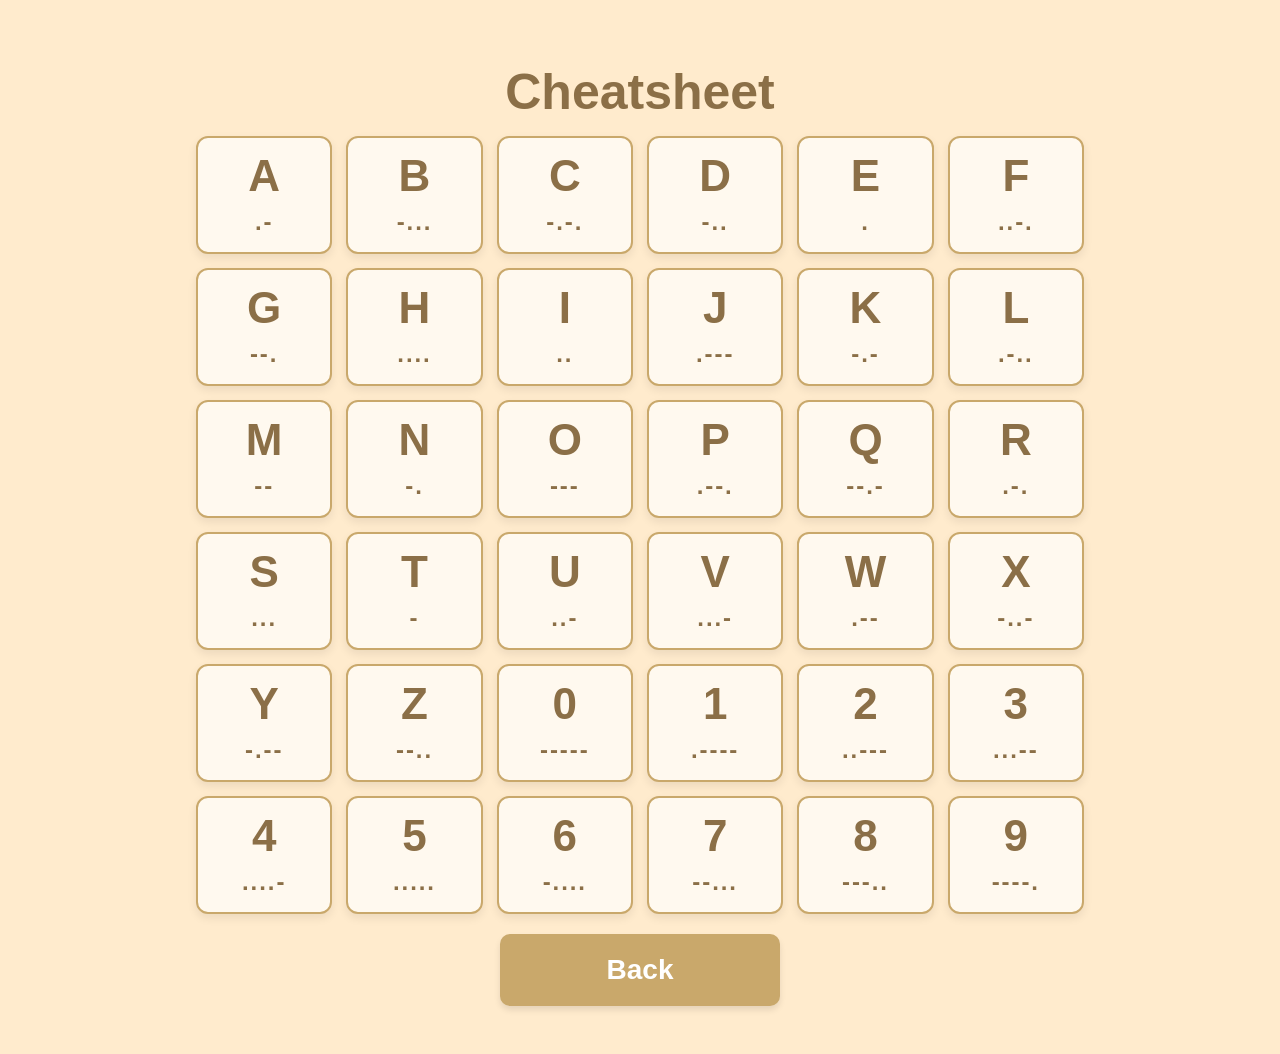
<file: cheatsheet.html>
<!DOCTYPE html>
<html lang="en">
<head>
    <meta charset="UTF-8">
    <meta name="viewport" content="width=device-width, initial-scale=1.0">
    <title>Redirecting to Cheatsheet</title>
    <meta http-equiv="refresh" content="0; url=cheatsheet/cheatsheet.html">
    <script>
        const targetUrl = new URL("cheatsheet/cheatsheet.html", window.location.href);
        targetUrl.search = window.location.search;
        targetUrl.hash = window.location.hash;
        window.location.replace(targetUrl);
    </script>
</head>
<body>
    <p>Redirecting to the Cheatsheet page. If nothing happens, <a href="cheatsheet/cheatsheet.html">open it here</a>.</p>
</body>
</html>
</file>
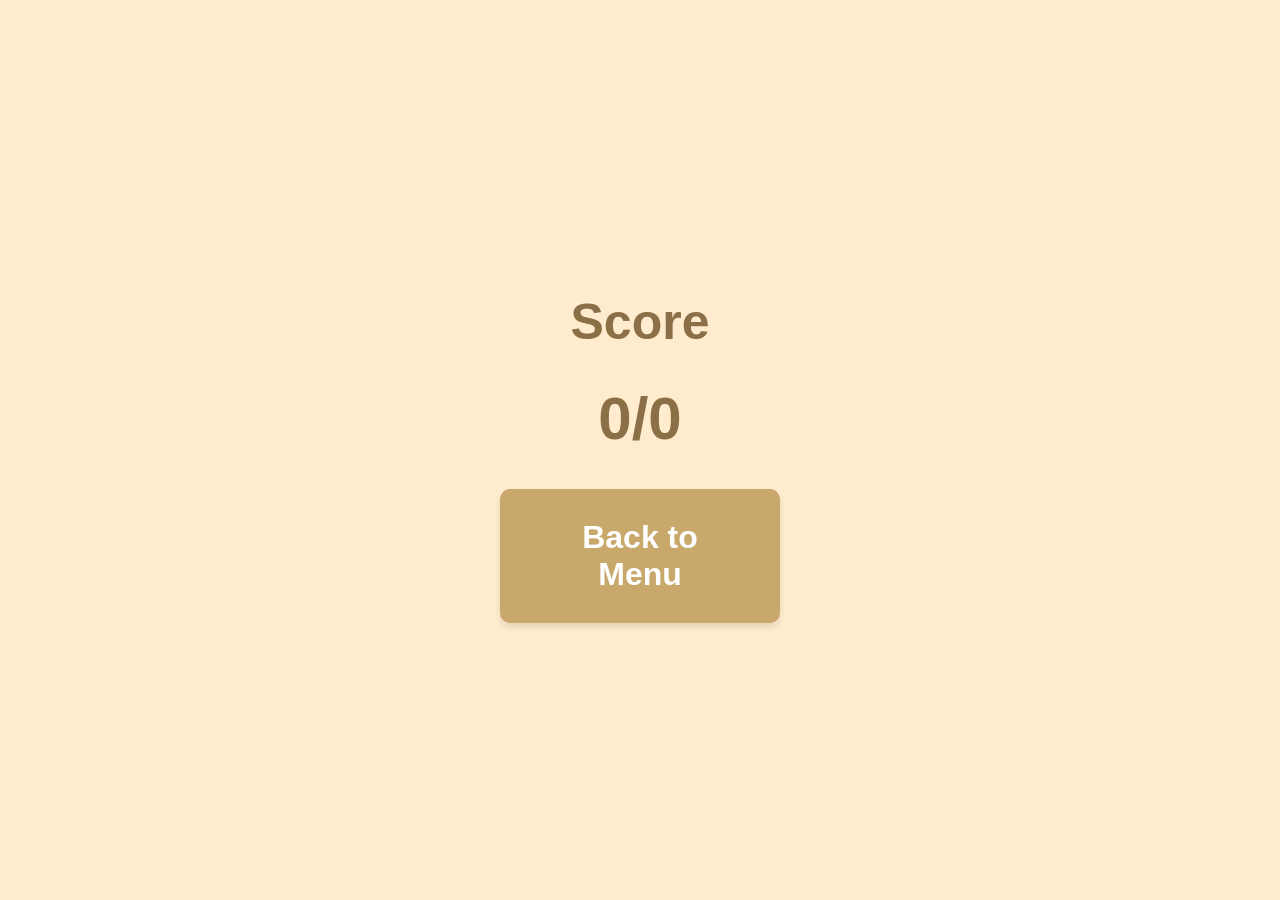
<file: examResult.html>
<!DOCTYPE html>
<html lang="en">
<head>
    <meta charset="UTF-8">
    <meta name="viewport" content="width=device-width, initial-scale=1.0">
    <title>Exam Result</title>
    <link rel="stylesheet" href="mainMenu.css">
    <link rel="stylesheet" href="examResult.css">
</head>
<body>
    <nav class="main-menu">
        <div class="menu-container result-container">
            <h1 class="menu-title">Score</h1>
            <p id="scoreValue" class="result-score">0/0</p>
            <a href="examMenu.html"><button class="menu-button">Back to Menu</button></a>
        </div>
    </nav>
    <script src="examResult.js"></script>
</body>
</html>
</file>
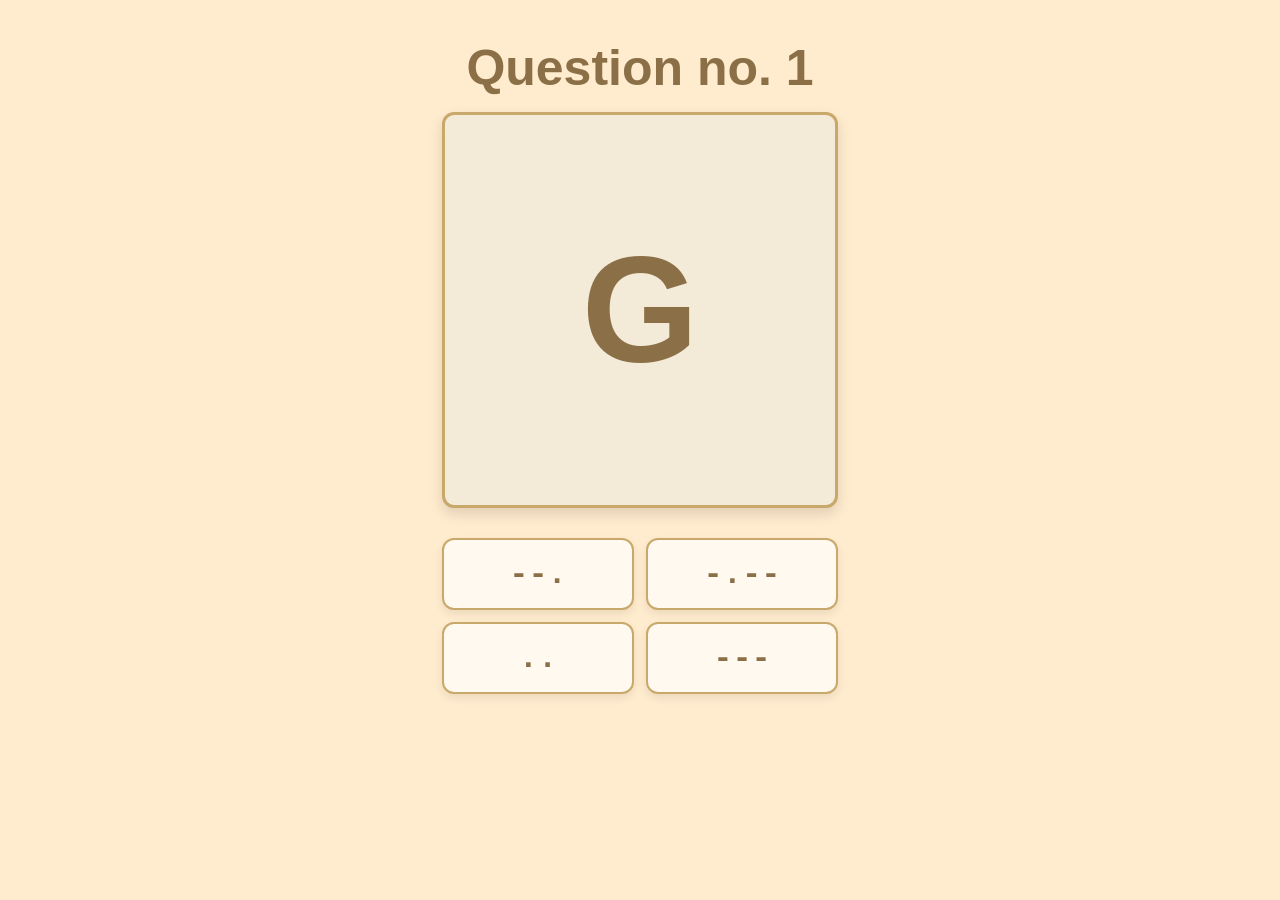
<file: examSession.html>
<!DOCTYPE html>
<html lang="en">
<head>
    <meta charset="UTF-8">
    <meta name="viewport" content="width=device-width, initial-scale=1.0">
    <title>Exam Session</title>
    <link rel="stylesheet" href="mainMenu.css">
    <link rel="stylesheet" href="examSession.css">
</head>
<body>
    <nav class="main-menu">
        <div class="menu-container session-container">
            <h1 class="menu-title">Question no. <span id="questionNumber">1</span></h1>
            <div class="session-top-square">
                <div class="session-question-display">
                    <div id="questionPrompt" class="session-question-prompt"></div>
                    <div id="questionTranslation" class="session-question-translation is-hidden"></div>
                </div>
            </div>
            <div id="quizOptions" class="session-quiz-grid hidden"></div>
            <div id="typeAnswerContainer" class="session-type-answer hidden">
                <input id="typeAnswerInput" class="session-type-input" type="text" maxlength="5" spellcheck="false" autocomplete="off">
                <button id="typeAnswerSubmitSimple" class="session-option-button session-type-submit-simple hidden" type="button">Submit</button>
                <div class="session-quiz-grid session-type-controls">
                    <button id="appendDotButton" class="session-option-button" type="button">.</button>
                    <button id="appendDashButton" class="session-option-button" type="button">-</button>
                    <button id="clearTypeButton" class="session-option-button" type="button">Clear</button>
                    <button id="typeAnswerSubmit" class="session-option-button" type="button">Submit</button>
                </div>
            </div>
        </div>
    </nav>
    <script src="morseCodeDictionaries.js"></script>
    <script src="examSession.js"></script>
</body>
</html>
</file>
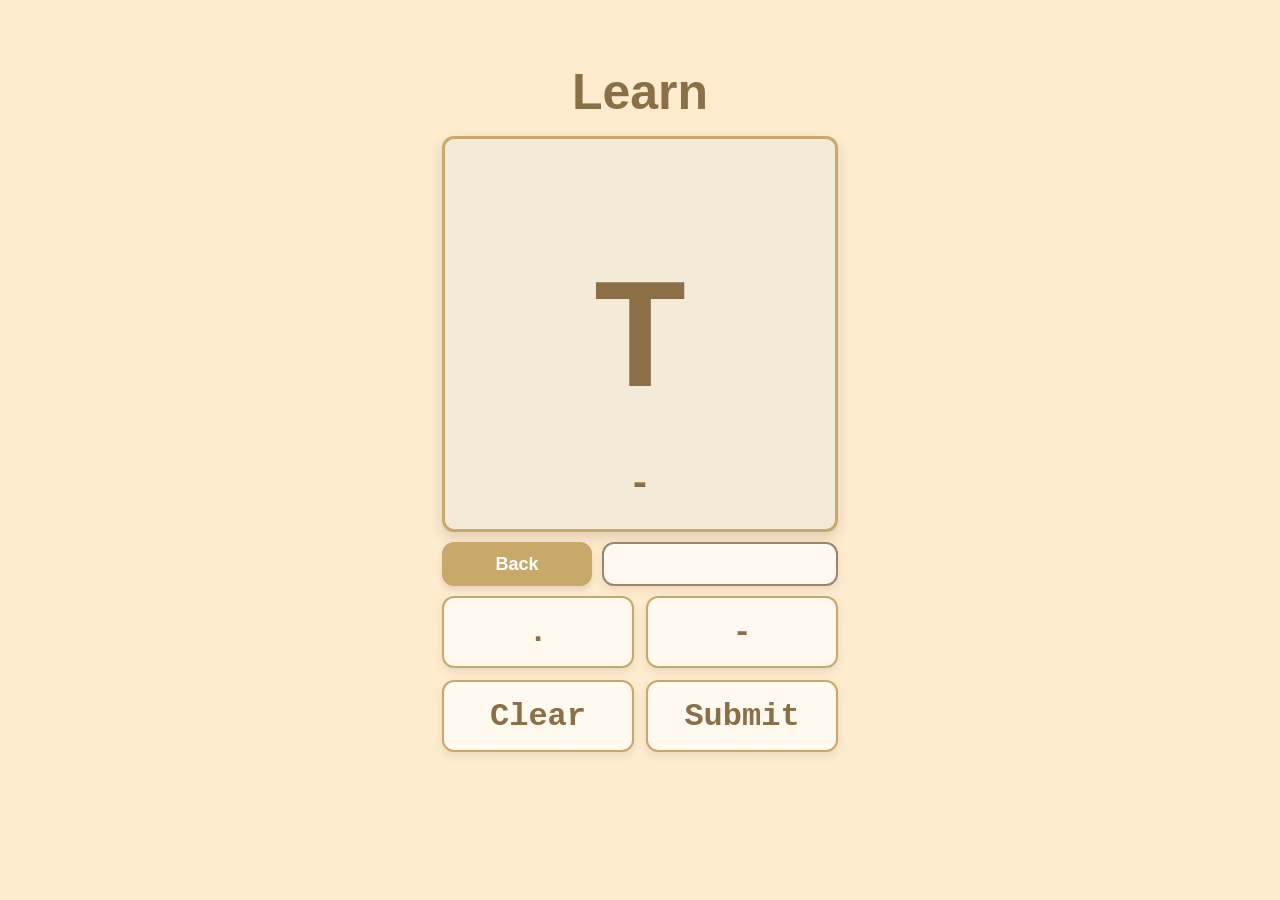
<file: learn.html>
<!DOCTYPE html>
<html lang="en">
<head>
    <meta charset="UTF-8">
    <meta name="viewport" content="width=device-width, initial-scale=1.0">
    <title>Redirecting to Learn</title>
    <meta http-equiv="refresh" content="0; url=learn/learn.html">
    <script>
        const targetUrl = new URL("learn/learn.html", window.location.href);
        targetUrl.search = window.location.search;
        targetUrl.hash = window.location.hash;
        window.location.replace(targetUrl);
    </script>
</head>
<body>
    <p>Redirecting to the Learn page. If nothing happens, <a href="learn/learn.html">open it here</a>.</p>
</body>
</html>
</file>
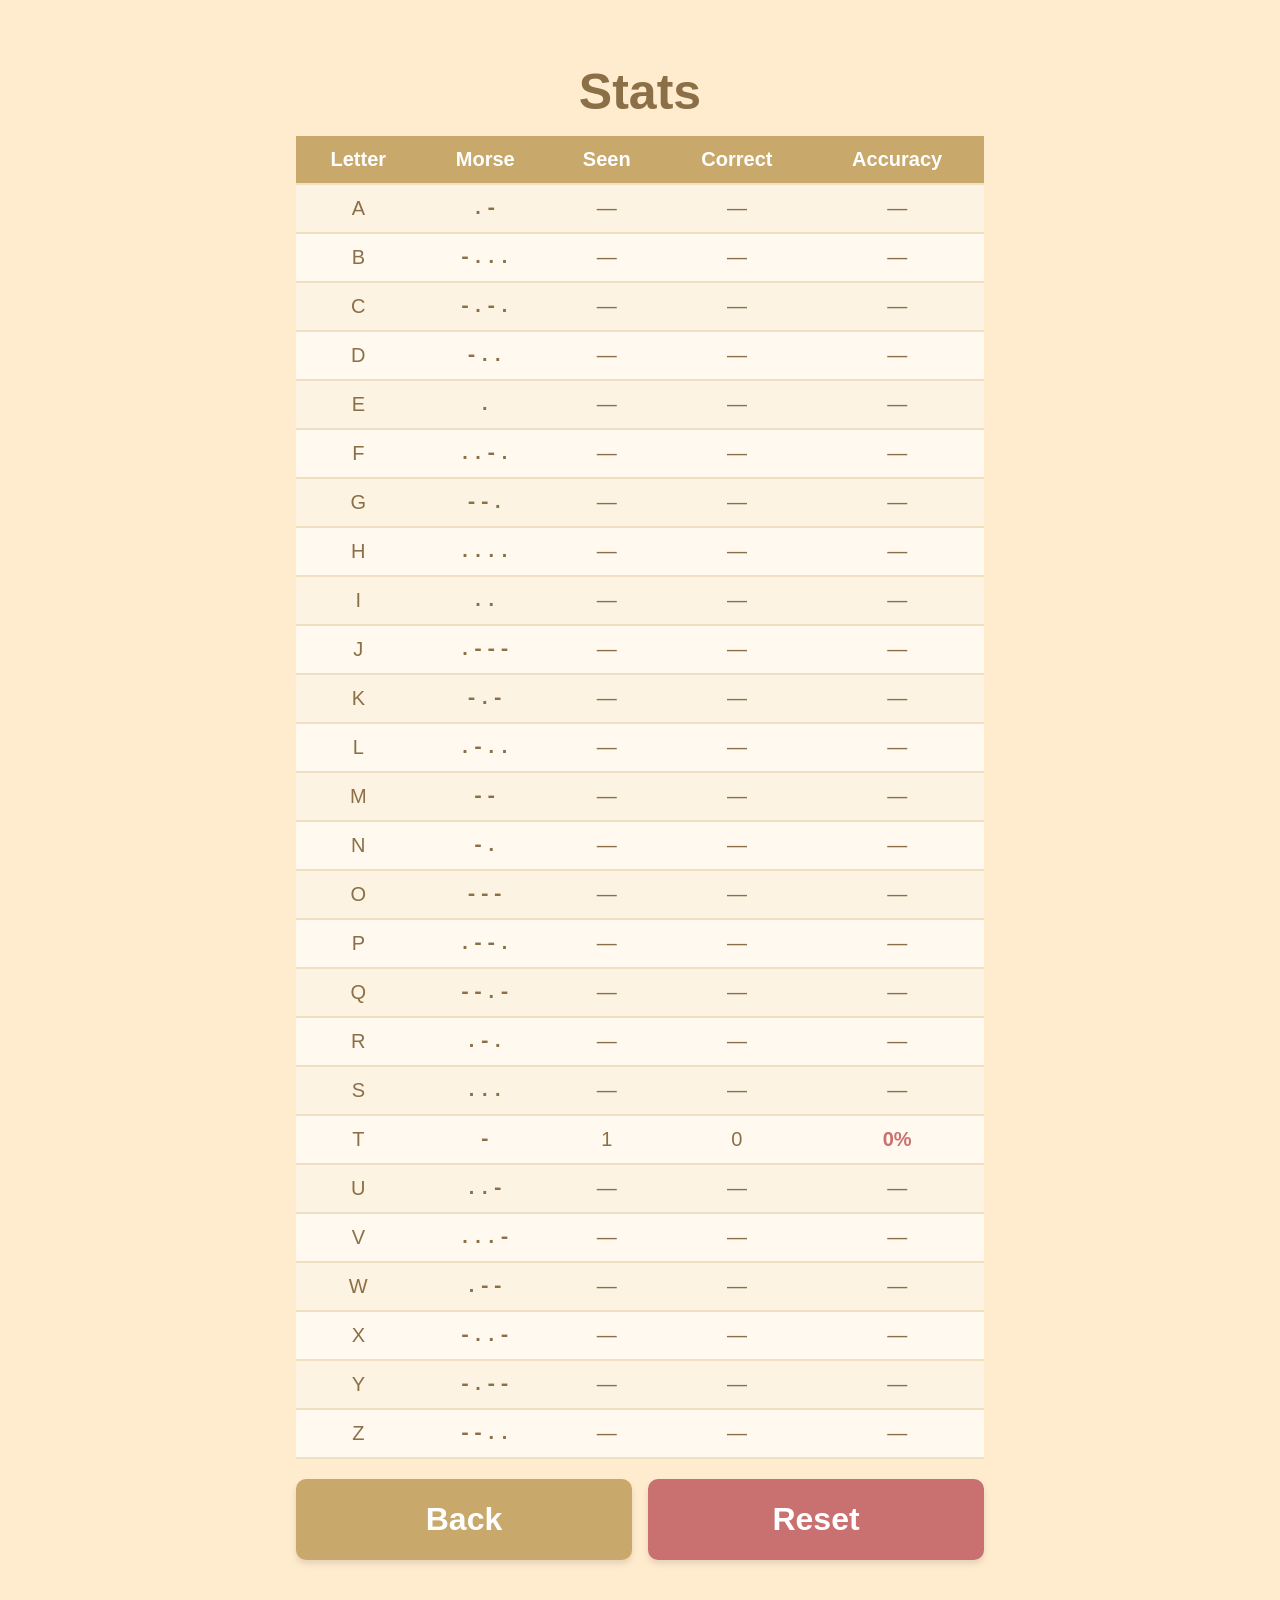
<file: statistics.html>
<!DOCTYPE html>
<html lang="en">
<head>
    <meta charset="UTF-8">
    <meta name="viewport" content="width=device-width, initial-scale=1.0">
    <title>Redirecting to Stats</title>
    <meta http-equiv="refresh" content="0; url=statistics/statistics.html">
    <script>
        const targetUrl = new URL("statistics/statistics.html", window.location.href);
        targetUrl.search = window.location.search;
        targetUrl.hash = window.location.hash;
        window.location.replace(targetUrl);
    </script>
</head>
<body>
    <p>Redirecting to the Stats page. If nothing happens, <a href="statistics/statistics.html">open it here</a>.</p>
</body>
</html>
</file>
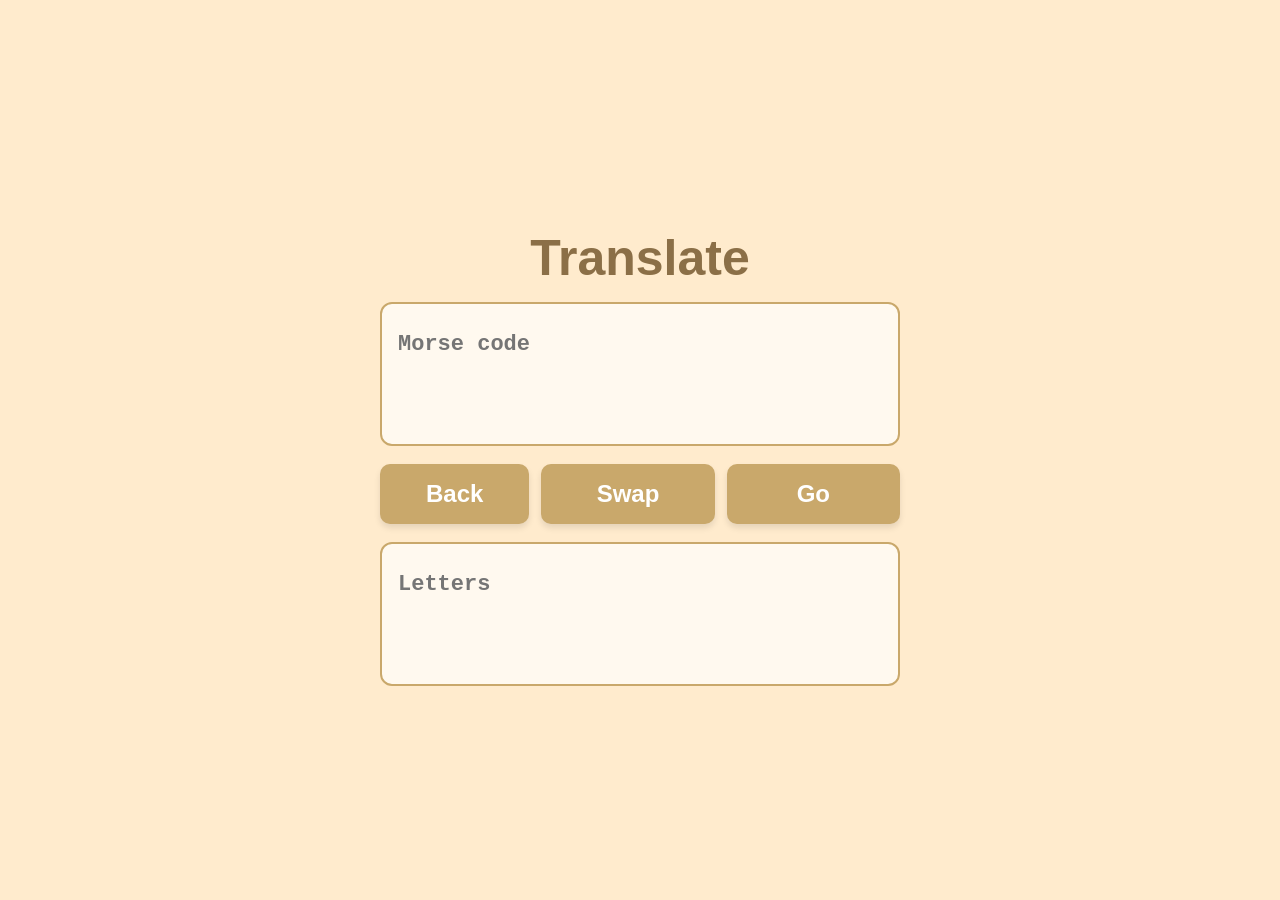
<file: translate.html>
<!DOCTYPE html>
<html lang="en">
<head>
    <meta charset="UTF-8">
    <meta name="viewport" content="width=device-width, initial-scale=1.0">
    <title>Redirecting to Translate</title>
    <meta http-equiv="refresh" content="0; url=translate/translate.html">
    <script>
        const targetUrl = new URL("translate/translate.html", window.location.href);
        targetUrl.search = window.location.search;
        targetUrl.hash = window.location.hash;
        window.location.replace(targetUrl);
    </script>
</head>
<body>
    <p>Redirecting to the Translate page. If nothing happens, <a href="translate/translate.html">open it here</a>.</p>
</body>
</html>
</file>
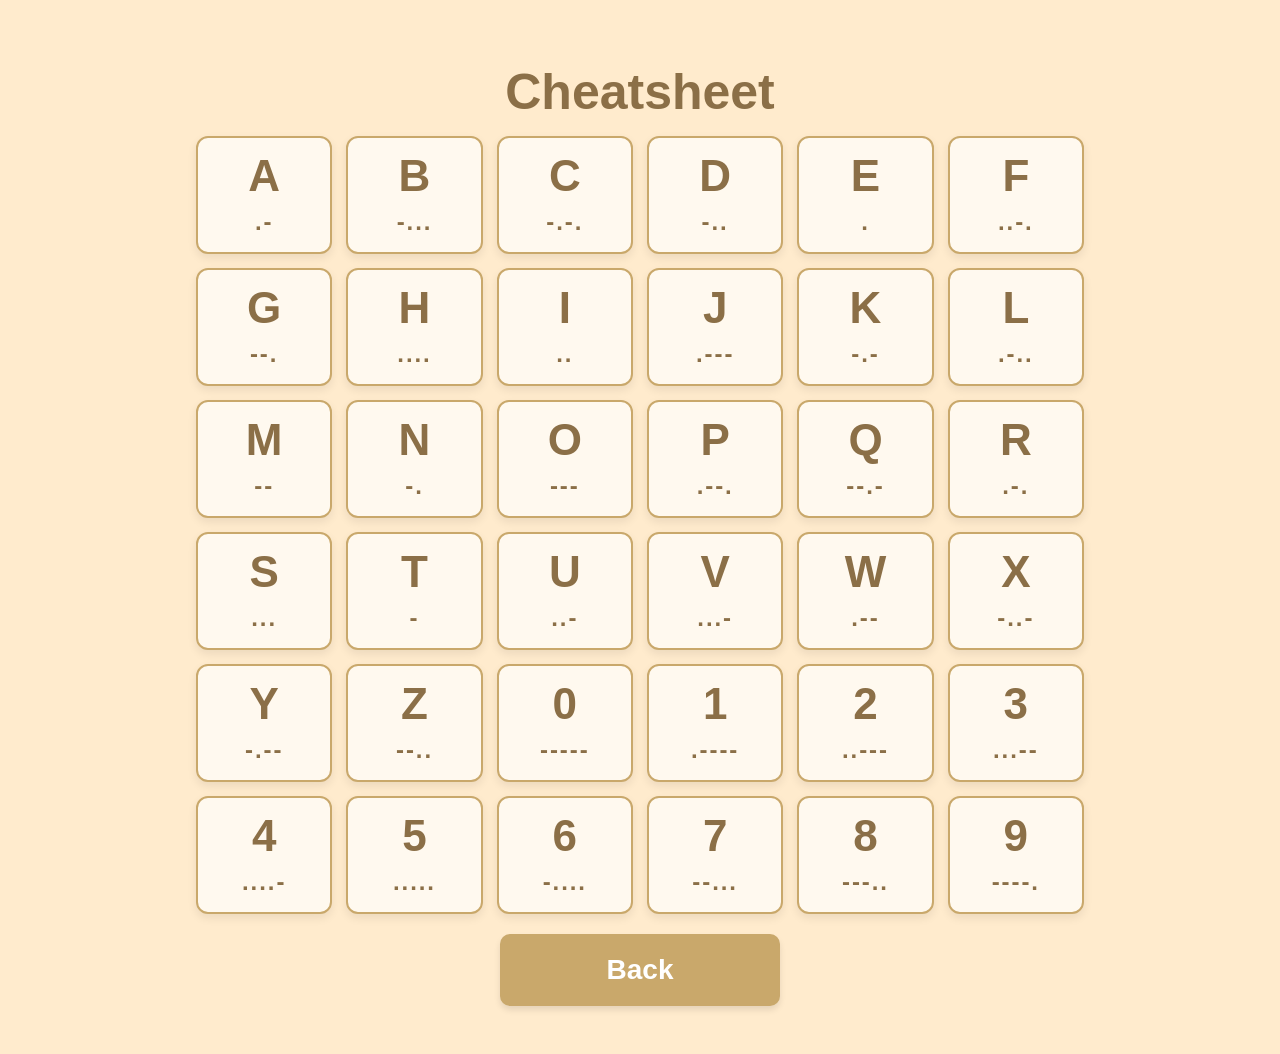
<file: cheatsheet/cheatsheet.html>
<!DOCTYPE html>
<html lang="en">
<head>
	<meta charset="UTF-8">
	<meta name="viewport" content="width=device-width, initial-scale=1.0">
	<title>Cheatsheet - Morse Code</title>
	<link rel="stylesheet" href="../mainMenu/mainMenu.css">
	<link rel="stylesheet" href="cheatsheet.css">
</head>
<body>
	<nav class="main-menu">
		<div class="menu-container cheatsheet-container">
			<h1 class="menu-title">Cheatsheet</h1>
			<div class="cheatsheet-panel">
				<div id="cheatsheetGrid" class="cheatsheet-grid"></div>
				<a class="cheatsheet-back-link" href="../index.html"><button class="menu-button" type="button">Back</button></a>
			</div>
		</div>
	</nav>
	<script src="../morseCodeDictionaries.js"></script>
	<script src="cheatsheet.js"></script>
</body>
</html>
</file>
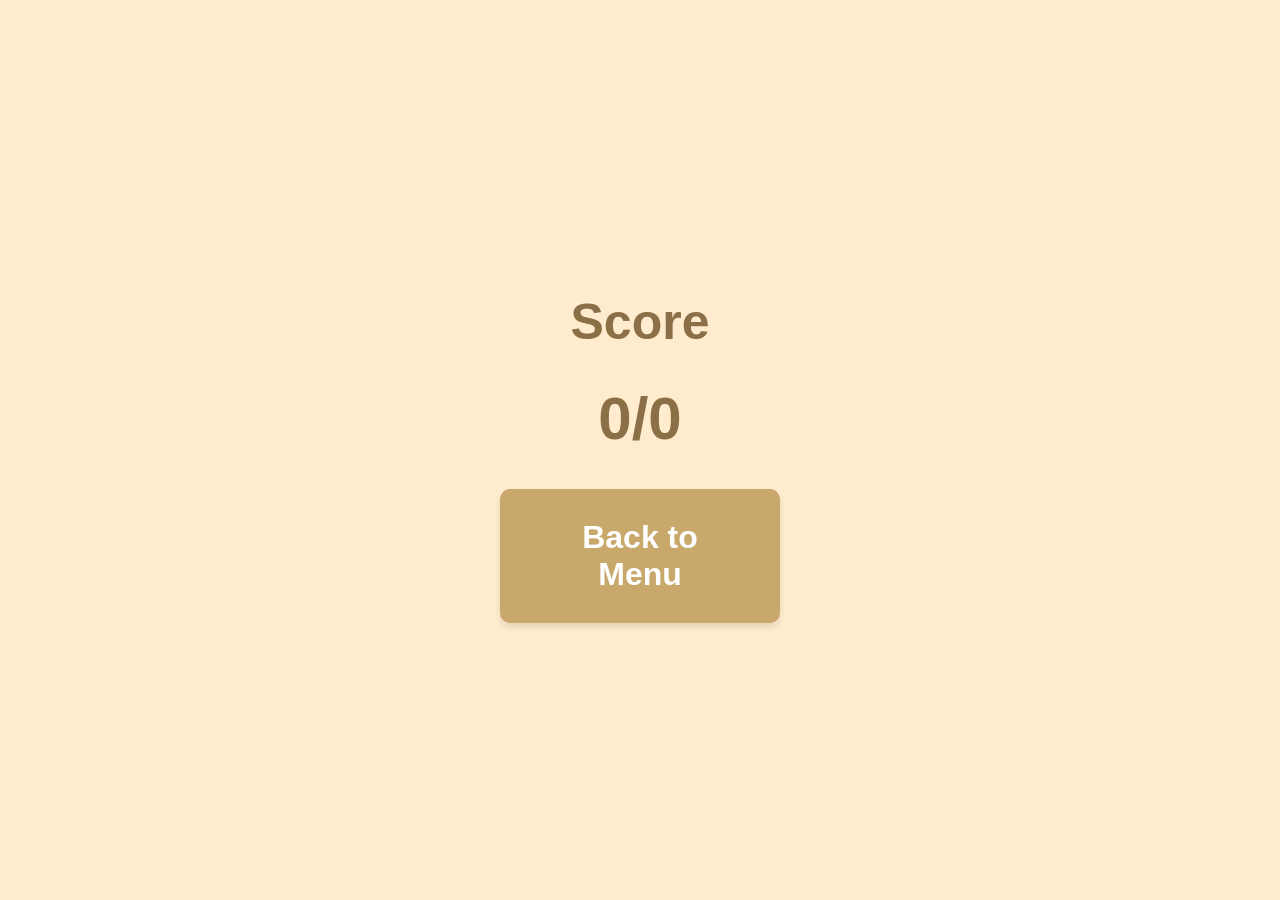
<file: examResult/examResult.html>
<!DOCTYPE html>
<html lang="en">
<head>
    <meta charset="UTF-8">
    <meta name="viewport" content="width=device-width, initial-scale=1.0">
    <title>Exam Result</title>
    <link rel="stylesheet" href="../mainMenu/mainMenu.css">
    <link rel="stylesheet" href="examResult.css">
</head>
<body>
    <nav class="main-menu">
        <div class="menu-container result-container">
            <h1 class="menu-title">Score</h1>
            <p id="scoreValue" class="result-score">0/0</p>
            <a href="../examMenu/examMenu.html"><button class="menu-button">Back to Menu</button></a>
        </div>
    </nav>
    <script src="examResult.js"></script>
</body>
</html>
</file>
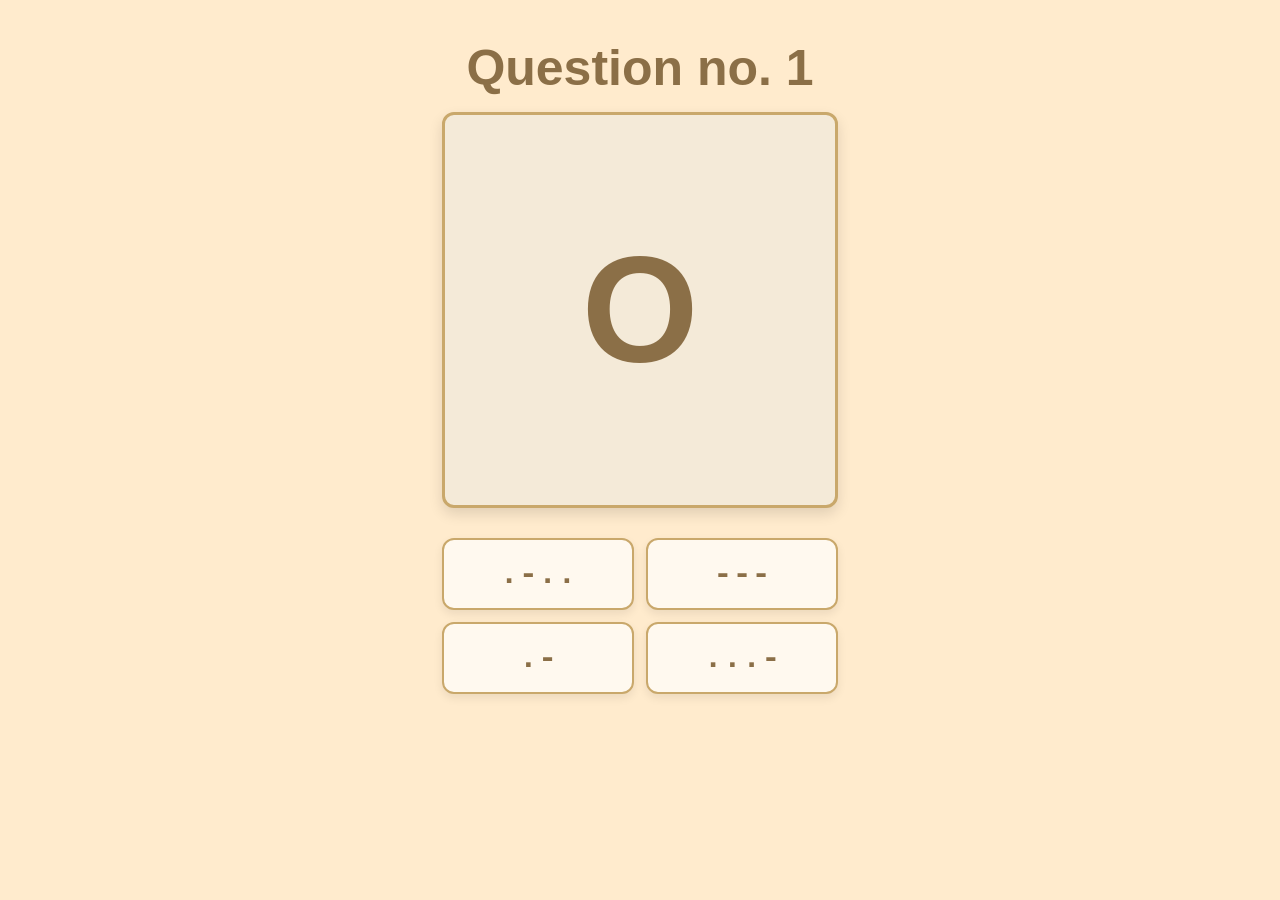
<file: examSession/examSession.html>
<!DOCTYPE html>
<html lang="en">
<head>
    <meta charset="UTF-8">
    <meta name="viewport" content="width=device-width, initial-scale=1.0">
    <title>Exam Session</title>
    <link rel="stylesheet" href="../mainMenu/mainMenu.css">
    <link rel="stylesheet" href="examSession.css">
</head>
<body>
    <nav class="main-menu">
        <div class="menu-container session-container">
            <h1 class="menu-title">Question no. <span id="questionNumber">1</span></h1>
            <div class="session-top-square">
                <div class="session-question-display">
                    <div id="questionPrompt" class="session-question-prompt"></div>
                    <div id="questionTranslation" class="session-question-translation is-hidden"></div>
                </div>
            </div>
            <div id="quizOptions" class="session-quiz-grid hidden"></div>
            <div id="typeAnswerContainer" class="session-type-answer hidden">
                <input id="typeAnswerInput" class="session-type-input" type="text" maxlength="5" spellcheck="false" autocomplete="off">
                <button id="typeAnswerSubmitSimple" class="session-option-button session-type-submit-simple hidden" type="button">Submit</button>
                <div class="session-quiz-grid session-type-controls">
                    <button id="appendDotButton" class="session-option-button" type="button">.</button>
                    <button id="appendDashButton" class="session-option-button" type="button">-</button>
                    <button id="clearTypeButton" class="session-option-button" type="button">Clear</button>
                    <button id="typeAnswerSubmit" class="session-option-button" type="button">Submit</button>
                </div>
            </div>
        </div>
    </nav>
    <script src="../morseCodeDictionaries.js"></script>
    <script src="examSession.js"></script>
</body>
</html>
</file>
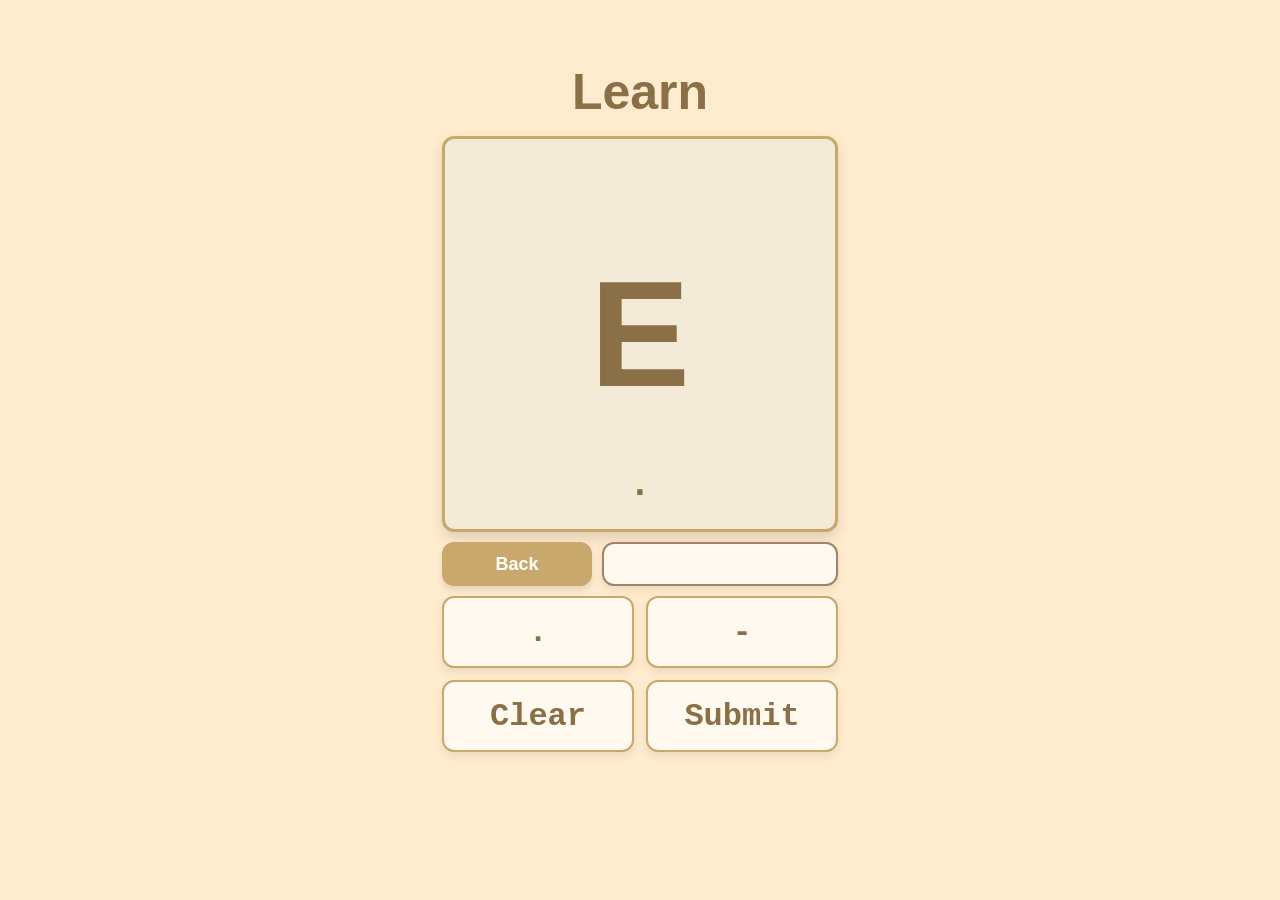
<file: learn/learn.html>
<!DOCTYPE html>
<html lang="en">
<head>
	<meta charset="UTF-8">
	<meta name="viewport" content="width=device-width, initial-scale=1.0">
	<title>Learn - Morse Code</title>
	<link rel="stylesheet" href="../mainMenu/mainMenu.css">
	<link rel="stylesheet" href="../examSession/examSession.css">
	<link rel="stylesheet" href="learn.css">
</head>
<body>
	<nav class="main-menu">
		<div class="menu-container session-container learn-container">
			<h1 class="menu-title">Learn</h1>
			<div class="session-top-square">
				<div class="session-question-display">
					<div id="questionPrompt" class="session-question-prompt"></div>
					<div id="questionTranslation" class="session-question-translation is-hidden"></div>
				</div>
			</div>
			<div id="typeAnswerContainer" class="session-type-answer">
				<div class="learn-input-row">
					<a class="learn-back-link" href="../index.html"><button class="menu-button learn-back-button" type="button">Back</button></a>
					<input id="typeAnswerInput" class="session-type-input" type="text" maxlength="5" spellcheck="false" autocomplete="off">
				</div>
				<div class="session-quiz-grid session-type-controls">
					<button id="appendDotButton" class="session-option-button" type="button">.</button>
					<button id="appendDashButton" class="session-option-button" type="button">-</button>
					<button id="clearTypeButton" class="session-option-button" type="button">Clear</button>
					<button id="typeAnswerSubmit" class="session-option-button" type="button">Submit</button>
				</div>
			</div>

		</div>
	</nav>
	<script src="../morseCodeDictionaries.js"></script>
	<script src="learn.js"></script>
</body>
</html>
</file>
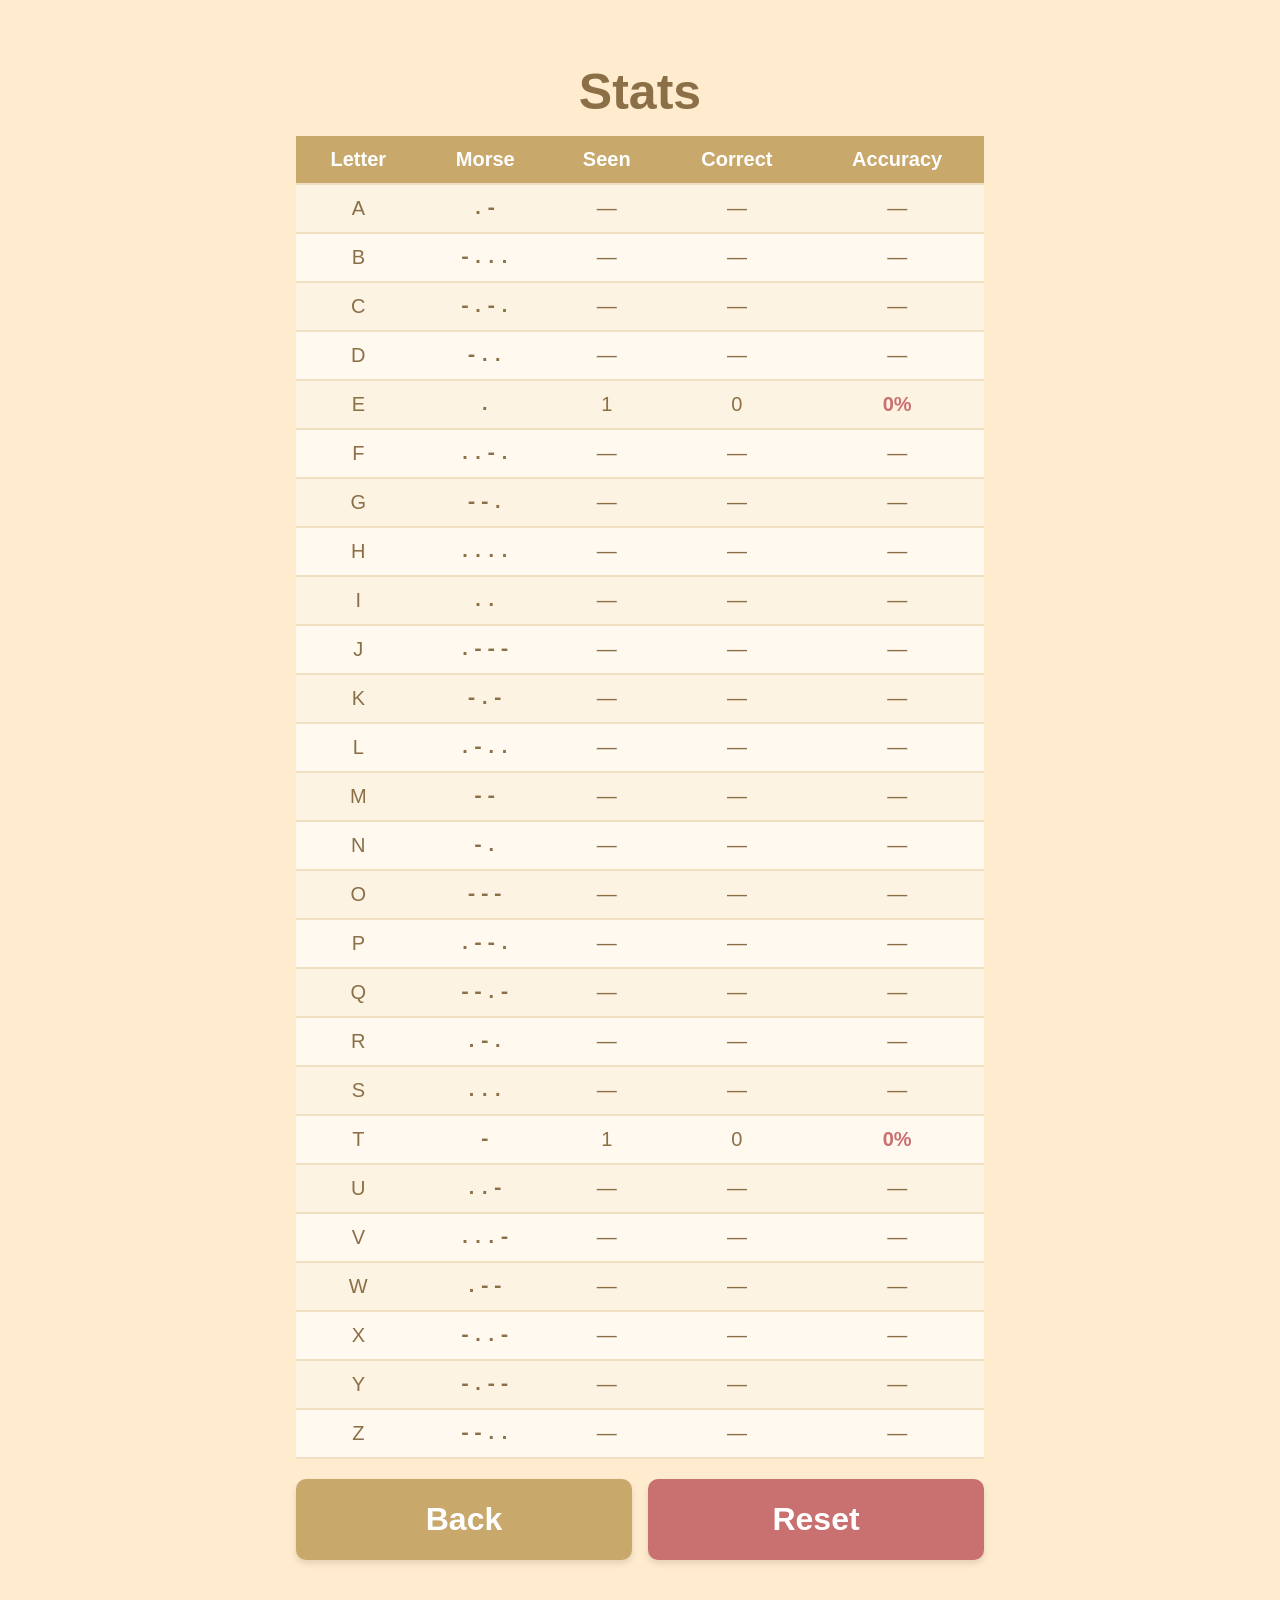
<file: statistics/statistics.html>
<!DOCTYPE html>
<html lang="en">
<head>
	<meta charset="UTF-8">
	<meta name="viewport" content="width=device-width, initial-scale=1.0">
	<title>Stats - Morse Code</title>
	<link rel="stylesheet" href="../mainMenu/mainMenu.css">
	<link rel="stylesheet" href="statistics.css">
</head>
<body>
	<nav class="main-menu">
		<div class="menu-container stats-container">
			<h1 class="menu-title">Stats</h1>
			<div class="stats-panel">
				<table class="stats-table">
					<thead>
						<tr>
							<th>Letter</th>
							<th>Morse</th>
							<th>Seen</th>
							<th>Correct</th>
							<th>Accuracy</th>
						</tr>
					</thead>
					<tbody id="statsTableBody"></tbody>
				</table>
				<div class="stats-actions">
					<a href="../index.html"><button class="menu-button stats-back-button" type="button">Back</button></a>
					<button id="resetStatsButton" class="menu-button stats-reset-button" type="button">Reset</button>
				</div>
			</div>
		</div>
	</nav>
	<script src="../morseCodeDictionaries.js"></script>
	<script src="statistics.js"></script>
</body>
</html>
</file>
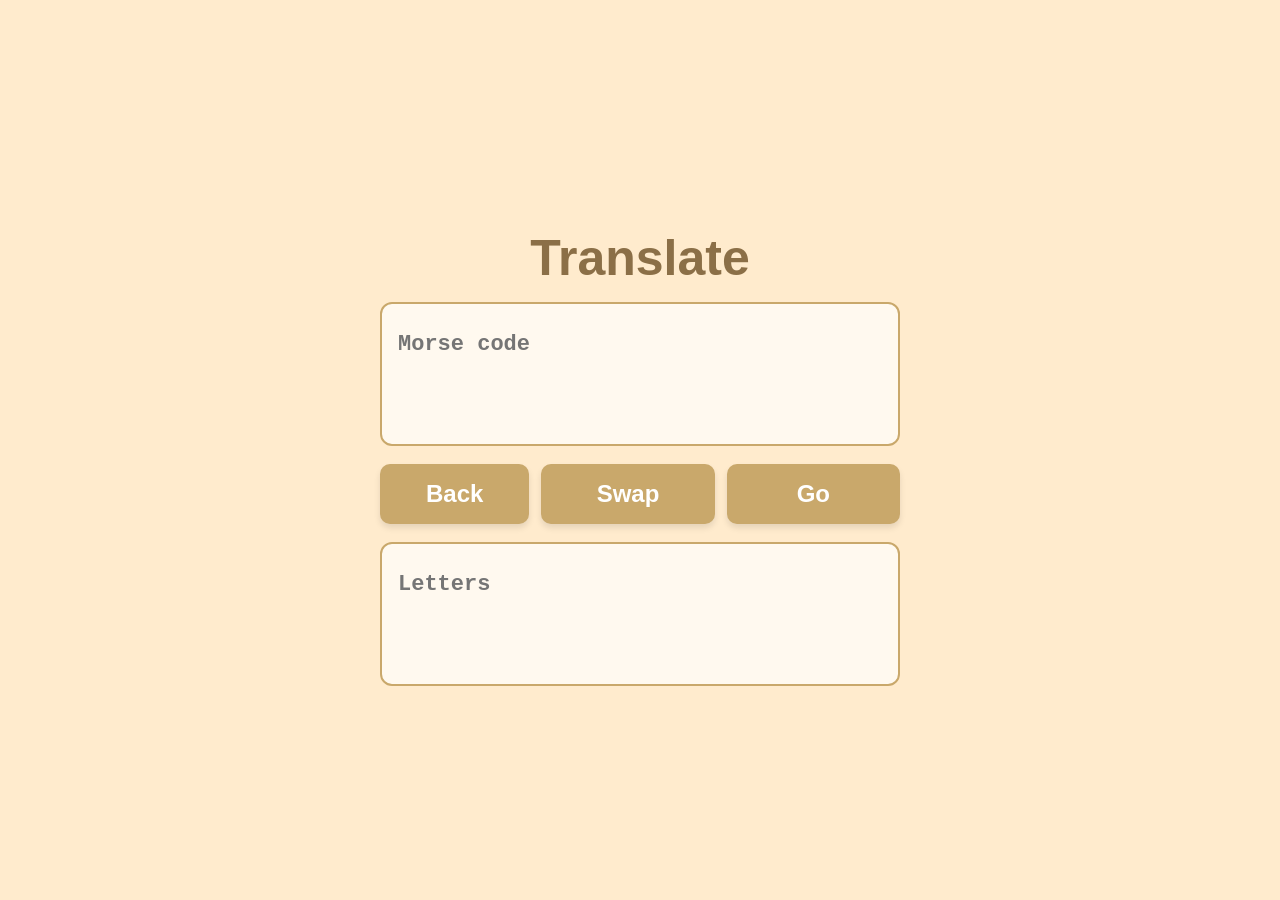
<file: translate/translate.html>
<!DOCTYPE html>
<html lang="en">
<head>
	<meta charset="UTF-8">
	<meta name="viewport" content="width=device-width, initial-scale=1.0">
	<title>Translate - Morse Code</title>
	<link rel="stylesheet" href="../mainMenu/mainMenu.css">
	<link rel="stylesheet" href="translate.css">
</head>
<body>
	<nav class="main-menu">
		<div class="menu-container">
			<h1 class="menu-title">Translate</h1>
			<div class="translate-panel">
				<textarea id="morseInput" class="translate-input" placeholder="Morse code"></textarea>
				<div class="translate-actions">
					<a class="translate-back-link" href="../index.html"><button id="backButton" class="menu-button" type="button">Back</button></a>
					<button id="swapButton" class="menu-button" type="button">Swap</button>
					<button id="translateButton" class="menu-button" type="button">Go</button>
				</div>
				<textarea id="lettersInput" class="translate-input" placeholder="Letters"></textarea>
			</div>
		</div>
	</nav>
	<script src="../morseCodeDictionaries.js"></script>
	<script src="translate.js"></script>
</body>
</html>
</file>
<file: mainMenu.css>
body{
    font-family: Arial, Helvetica, sans-serif;
    background-color: blanchedalmond;
    display: flex;
    align-items: center;
    justify-content: center;
    height: 100vh;
    margin: 0;
}

.menu-container {
    display: flex;
    flex-direction: column;
    align-items: center;
    justify-content: center;
    padding: 40px;
    width: fit-content;
    margin: 0 auto;
}

.menu-items {
    display: flex;
    flex-direction: column;
    gap: 25px;
}

.menu-button {
    padding: 30px 80px;
    font-size: 32px;
    font-weight: bold;
    display: flex;
    align-items: center;
    justify-content: center;
    border: none;
    border-radius: 10px;
    background-color: #C9A86B;
    color: white;
    cursor: pointer;
    box-shadow: 0 4px 6px rgba(0, 0, 0, 0.1);
    transition: all 0.3s ease;
    width: 280px;
    text-align: center;
}

.menu-button:hover {
    background-color: #A0826D;
    box-shadow: 0 6px 12px rgba(0, 0, 0, 0.15);
    transform: translateY(-2px);
}

a {
    text-decoration: none;
}

.menu-title {
    font-size: 50px;
    font-weight: bold;
    color: #8B6F47;
    margin: 15px auto;
}

@media (max-width: 768px) {
    
}
</file>
<file: examResult.css>
body {
	align-items: center;
	justify-content: center;
}

.result-container {
	gap: 18px;
	text-align: center;
}

.result-score {
	margin: 0 0 18px;
	font-size: clamp(40px, 8vw, 60px);
	font-weight: bold;
	color: #8b6f47;
}
</file>
<file: examSession.css>
body {
	align-items: flex-start;
	justify-content: center;
}

.session-container {
	width: 100%;
	max-width: 900px;
	box-sizing: border-box;
	padding: 24px 16px 0;
}

.session-container .menu-title {
	font-size: clamp(36px, 8vw, 50px);
	text-align: center;
	max-width: 100%;
	word-break: break-word;
}

.session-top-square {
	width: min(44vh, calc(100vw - 40px));
	height: min(44vh, calc(100vw - 40px));
	max-width: 100%;
	box-sizing: border-box;
	display: flex;
	align-items: center;
	justify-content: center;
	margin: 0 auto;
	overflow: hidden;
	background-color: #f4ead8;
	border: 3px solid #c9a86b;
	border-radius: 12px;
	box-shadow: 0 6px 14px rgba(0, 0, 0, 0.12);
}

.session-question-display {
	width: 100%;
	height: 100%;
	position: relative;
	display: flex;
	align-items: center;
	justify-content: center;
	padding: 16px;
	box-sizing: border-box;
}

.session-question-prompt {
	display: flex;
	align-items: center;
	justify-content: center;
	width: 100%;
	height: auto;
	box-sizing: border-box;
	font-size: clamp(92px, 18vw, 150px);
	font-weight: bold;
	color: #8b6f47;
	text-align: center;
	line-height: 1;
	max-width: 100%;
	word-break: break-word;
}

.session-question-translation {
	position: absolute;
	left: 50%;
	bottom: 14px;
	transform: translateX(-50%);
	min-height: 1.4em;
	font-size: clamp(24px, 4.8vw, 38px);
	font-weight: bold;
	color: #8b6f47;
	font-family: "Courier New", monospace;
	text-align: center;
	line-height: 1.2;
	white-space: nowrap;
}

.session-question-translation.is-hidden {
	visibility: hidden;
}

.session-question-prompt.is-morse {
	font-size: clamp(54px, 11vw, 88px);
	font-family: "Courier New", monospace;
	letter-spacing: 0.04em;
}

.hidden {
	display: none !important;
}

.session-quiz-grid {
	width: min(44vh, calc(100vw - 40px));
	max-width: 100%;
	margin: 30px auto 0;
	display: grid;
	grid-template-columns: repeat(2, minmax(0, 1fr));
	gap: 12px;
}

.session-option-button {
	min-height: 72px;
	padding: 14px 12px;
	border: 2px solid #c9a86b;
	border-radius: 12px;
	background-color: #fff9ef;
	color: #8b6f47;
	font-family: "Courier New", monospace;
	font-size: clamp(20px, 4.8vw, 32px);
	font-weight: bold;
	cursor: pointer;
	box-shadow: 0 4px 10px rgba(0, 0, 0, 0.08);
	transition: background-color 0.2s ease, border-color 0.2s ease, color 0.2s ease, transform 0.2s ease;
}

.session-option-button:hover:not(:disabled) {
	transform: translateY(-2px);
	border-color: #a0826d;
}

.session-option-button:disabled {
	cursor: default;
	opacity: 1;
}

.session-option-button.is-correct {
	background-color: #7da06d;
	border-color: #7da06d;
	color: #fff;
}

.session-option-button.is-wrong {
	background-color: #c97070;
	border-color: #c97070;
	color: #fff;
}

.session-type-answer {
	width: min(44vh, calc(100vw - 40px));
	max-width: 100%;
	margin: 10px auto 0;
	display: flex;
	flex-direction: column;
	justify-content: center;
	align-items: center;
	gap: 10px;
}

.session-type-input {
	width: 8ch;
	height: 44px;
	line-height: 44px;
	padding: 0 12px;
	box-sizing: border-box;
	border: 2px solid #c9a86b;
	border-radius: 12px;
	background-color: #fff9ef;
	color: #8b6f47;
	font-family: "Courier New", monospace;
	font-size: clamp(26px, 6vw, 38px);
	font-weight: bold;
	text-align: center;
	box-shadow: 0 4px 10px rgba(0, 0, 0, 0.08);
	outline: none;
	transition: border-color 0.2s ease, background-color 0.2s ease, color 0.2s ease;
}

.session-type-input:focus {
	border-color: #a0826d;
}

.session-type-input.is-correct {
	background-color: #7da06d;
	border-color: #7da06d;
	color: #fff;
}

.session-type-input.is-wrong {
	background-color: #c97070;
	border-color: #c97070;
	color: #fff;
}

.session-type-controls {
	width: 100%;
	margin: 0;
}

.session-type-submit-simple {
	width: 100%;
	margin: 0;
}
</file>
<file: mainMenu/mainMenu.css>
body{
    font-family: Arial, Helvetica, sans-serif;
    background-color: blanchedalmond;
    display: flex;
    align-items: center;
    justify-content: center;
    height: 100vh;
    margin: 0;
}

.menu-container {
    display: flex;
    flex-direction: column;
    align-items: center;
    justify-content: center;
    padding: 40px;
    width: fit-content;
    margin: 0 auto;
}

.menu-items {
    display: flex;
    flex-direction: column;
    gap: 25px;
}

.menu-button {
    padding: 30px 80px;
    font-size: 32px;
    font-weight: bold;
    display: flex;
    align-items: center;
    justify-content: center;
    border: none;
    border-radius: 10px;
    background-color: #C9A86B;
    color: white;
    cursor: pointer;
    box-shadow: 0 4px 6px rgba(0, 0, 0, 0.1);
    transition: all 0.3s ease;
    width: 280px;
    text-align: center;
}

.menu-button:hover {
    background-color: #A0826D;
    box-shadow: 0 6px 12px rgba(0, 0, 0, 0.15);
    transform: translateY(-2px);
}

a {
    text-decoration: none;
}

.menu-title {
    font-size: 50px;
    font-weight: bold;
    color: #8B6F47;
    margin: 15px auto;
}

@media (max-width: 768px) {
    
}
</file>
<file: cheatsheet/cheatsheet.css>
body {
	height: auto;
	min-height: 100vh;
	align-items: flex-start;
	padding: 24px 0;
	box-sizing: border-box;
}

.cheatsheet-container {
	width: min(920px, calc(100vw - 32px));
	padding: 24px 16px;
	box-sizing: border-box;
}

.cheatsheet-panel {
	width: 100%;
	display: flex;
	flex-direction: column;
	gap: 20px;
	align-items: center;
}

.cheatsheet-grid {
	width: 100%;
	display: grid;
	grid-template-columns: repeat(auto-fit, minmax(120px, 1fr));
	gap: 14px;
}

.cheatsheet-card {
	background-color: #fff9ef;
	border: 2px solid #c9a86b;
	border-radius: 12px;
	padding: 16px 12px;
	box-shadow: 0 4px 10px rgba(0, 0, 0, 0.08);
	text-align: center;
	color: #8b6f47;
}

.cheatsheet-letter {
	font-size: clamp(32px, 7vw, 44px);
	font-weight: 700;
	line-height: 1;
	margin-bottom: 10px;
}

.cheatsheet-morse {
	font-size: clamp(18px, 3.8vw, 24px);
	font-weight: 700;
	letter-spacing: 0.08em;
	word-break: break-word;
}

.cheatsheet-back-link {
	width: 100%;
	display: flex;
	justify-content: center;
}

.cheatsheet-back-link .menu-button {
	padding: 20px 48px;
	font-size: clamp(22px, 4.5vw, 28px);
	width: min(280px, 100%);
}

@media (max-width: 768px) {
	.cheatsheet-grid {
		grid-template-columns: repeat(2, minmax(0, 1fr));
	}
}
</file>
<file: examResult/examResult.css>
body {
	align-items: center;
	justify-content: center;
}

.result-container {
	gap: 18px;
	text-align: center;
}

.result-score {
	margin: 0 0 18px;
	font-size: clamp(40px, 8vw, 60px);
	font-weight: bold;
	color: #8b6f47;
}
</file>
<file: examSession/examSession.css>
body {
	align-items: flex-start;
	justify-content: center;
}

.session-container {
	width: 100%;
	max-width: 900px;
	box-sizing: border-box;
	padding: 24px 16px 0;
}

.session-container .menu-title {
	font-size: clamp(36px, 8vw, 50px);
	text-align: center;
	max-width: 100%;
	word-break: break-word;
}

.session-top-square {
	width: min(44vh, calc(100vw - 40px));
	height: min(44vh, calc(100vw - 40px));
	max-width: 100%;
	box-sizing: border-box;
	display: flex;
	align-items: center;
	justify-content: center;
	margin: 0 auto;
	overflow: hidden;
	background-color: #f4ead8;
	border: 3px solid #c9a86b;
	border-radius: 12px;
	box-shadow: 0 6px 14px rgba(0, 0, 0, 0.12);
}

.session-question-display {
	width: 100%;
	height: 100%;
	position: relative;
	display: flex;
	align-items: center;
	justify-content: center;
	padding: 16px;
	box-sizing: border-box;
}

.session-question-prompt {
	display: flex;
	align-items: center;
	justify-content: center;
	width: 100%;
	height: auto;
	box-sizing: border-box;
	font-size: clamp(92px, 18vw, 150px);
	font-weight: bold;
	color: #8b6f47;
	text-align: center;
	line-height: 1;
	max-width: 100%;
	word-break: break-word;
}

.session-question-translation {
	position: absolute;
	left: 50%;
	bottom: 14px;
	transform: translateX(-50%);
	min-height: 1.4em;
	font-size: clamp(24px, 4.8vw, 38px);
	font-weight: bold;
	color: #8b6f47;
	font-family: "Courier New", monospace;
	text-align: center;
	line-height: 1.2;
	white-space: nowrap;
}

.session-question-translation.is-hidden {
	visibility: hidden;
}

.session-question-prompt.is-morse {
	font-size: clamp(54px, 11vw, 88px);
	font-family: "Courier New", monospace;
	letter-spacing: 0.04em;
}

.hidden {
	display: none !important;
}

.session-quiz-grid {
	width: min(44vh, calc(100vw - 40px));
	max-width: 100%;
	margin: 30px auto 0;
	display: grid;
	grid-template-columns: repeat(2, minmax(0, 1fr));
	gap: 12px;
}

.session-option-button {
	min-height: 72px;
	padding: 14px 12px;
	border: 2px solid #c9a86b;
	border-radius: 12px;
	background-color: #fff9ef;
	color: #8b6f47;
	font-family: "Courier New", monospace;
	font-size: clamp(20px, 4.8vw, 32px);
	font-weight: bold;
	cursor: pointer;
	box-shadow: 0 4px 10px rgba(0, 0, 0, 0.08);
	transition: background-color 0.2s ease, border-color 0.2s ease, color 0.2s ease, transform 0.2s ease;
}

.session-option-button:hover:not(:disabled) {
	transform: translateY(-2px);
	border-color: #a0826d;
}

.session-option-button:disabled {
	cursor: default;
	opacity: 1;
}

.session-option-button.is-correct {
	background-color: #7da06d;
	border-color: #7da06d;
	color: #fff;
}

.session-option-button.is-wrong {
	background-color: #c97070;
	border-color: #c97070;
	color: #fff;
}

.session-type-answer {
	width: min(44vh, calc(100vw - 40px));
	max-width: 100%;
	margin: 10px auto 0;
	display: flex;
	flex-direction: column;
	justify-content: center;
	align-items: center;
	gap: 10px;
}

.session-type-input {
	width: 8ch;
	height: 44px;
	line-height: 44px;
	padding: 0 12px;
	box-sizing: border-box;
	border: 2px solid #c9a86b;
	border-radius: 12px;
	background-color: #fff9ef;
	color: #8b6f47;
	font-family: "Courier New", monospace;
	font-size: clamp(26px, 6vw, 38px);
	font-weight: bold;
	text-align: center;
	box-shadow: 0 4px 10px rgba(0, 0, 0, 0.08);
	outline: none;
	transition: border-color 0.2s ease, background-color 0.2s ease, color 0.2s ease;
}

.session-type-input:focus {
	border-color: #a0826d;
}

.session-type-input.is-correct {
	background-color: #7da06d;
	border-color: #7da06d;
	color: #fff;
}

.session-type-input.is-wrong {
	background-color: #c97070;
	border-color: #c97070;
	color: #fff;
}

.session-type-controls {
	width: 100%;
	margin: 0;
}

.session-type-submit-simple {
	width: 100%;
	margin: 0;
}
</file>
<file: learn/learn.css>
body {
	height: auto;
	min-height: 100vh;
	align-items: flex-start;
	padding: 24px 0;
	box-sizing: border-box;
}

.learn-container {
	padding-bottom: 24px;
}

.learn-input-row {
	display: flex;
	flex-direction: row;
	align-items: center;
	gap: 10px;
	width: 100%;
}

.learn-input-row .session-type-input {
	flex: 1;
	width: 0;
}

.learn-back-link {
	display: flex;
	flex-shrink: 0;
}

.learn-back-button {
	width: 150px;
	height: 44px;
	min-width: unset;
	padding: 0;
	font-size: clamp(14px, 3vw, 18px);
	border-radius: 12px;
}

@media (max-width: 768px) {
	.learn-back-button {
		font-size: 22px;
	}
}
</file>
<file: statistics/statistics.css>
body {
	height: auto;
	min-height: 100vh;
	align-items: flex-start;
	padding: 24px 0;
	box-sizing: border-box;
}

.stats-container {
	width: min(720px, calc(100vw - 32px));
	padding: 24px 16px;
	box-sizing: border-box;
}

.stats-panel {
	width: 100%;
	display: flex;
	flex-direction: column;
	align-items: center;
	gap: 20px;
}

.stats-actions {
	width: 100%;
	display: grid;
	grid-template-columns: repeat(2, minmax(0, 1fr));
	gap: 16px;
}

.stats-actions a {
	width: 100%;
}

.stats-table {
	width: 100%;
	border-collapse: collapse;
	color: #8b6f47;
	font-size: clamp(15px, 3.2vw, 20px);
}

.stats-table thead tr {
	background-color: #c9a86b;
	color: #fff;
}

.stats-table th,
.stats-table td {
	padding: 12px 16px;
	text-align: center;
	border-bottom: 2px solid #f0dfc0;
}

.stats-table th {
	font-size: clamp(15px, 3.2vw, 20px);
	font-weight: 700;
}

.stats-table tbody tr:nth-child(even) {
	background-color: #fff9ef;
}

.stats-table tbody tr:nth-child(odd) {
	background-color: #fdf3e3;
}

.stats-table .morse-cell {
	font-family: "Courier New", monospace;
	font-weight: 700;
	letter-spacing: 0.06em;
}

.stats-table .accuracy-low {
	color: #c97070;
	font-weight: 700;
}

.stats-table .accuracy-mid {
	color: #c9a86b;
	font-weight: 700;
}

.stats-table .accuracy-high {
	color: #7da06d;
	font-weight: 700;
}

.stats-back-button {
	width: 100%;
	padding: 22px 24px;
	font-size: clamp(20px, 5vw, 32px);
}

.stats-reset-button {
	width: 100%;
	padding: 22px 24px;
	font-size: clamp(20px, 5vw, 32px);
	background-color: #c97070;
}

.stats-reset-button:hover {
	background-color: #a65a5a;
}

@media (max-width: 768px) {
	.stats-actions {
		gap: 12px;
	}

	.stats-table th,
	.stats-table td {
		padding: 10px 8px;
	}
}
</file>
<file: translate/translate.css>
.translate-panel {
	width: min(520px, calc(100vw - 40px));
	display: flex;
	flex-direction: column;
	gap: 18px;
}

.translate-input {
	width: 100%;
	height: 144px;
	box-sizing: border-box;
	padding: 28px 16px;
	border: 2px solid #c9a86b;
	border-radius: 12px;
	background-color: #fff9ef;
	color: #8b6f47;
	font-family: "Courier New", monospace;
	font-size: clamp(17px, 3.8vw, 22px);
	font-weight: bold;
	line-height: 1.2;
	max-width: 100%;
	overflow-y: auto;
	white-space: pre-wrap;
	word-break: break-word;
	resize: none;
	outline: none;
}

.translate-input:focus {
	border-color: #a0826d;
}

.translate-actions {
	display: flex;
	flex-direction: row;
	gap: 12px;
	width: 100%;
}

.translate-back-link {
	flex: 1;
	display: flex;
}

.translate-actions .menu-button {
	flex: 1;
	width: auto;
	padding: 16px 12px;
	font-size: clamp(18px, 4vw, 24px);
}
</file>
